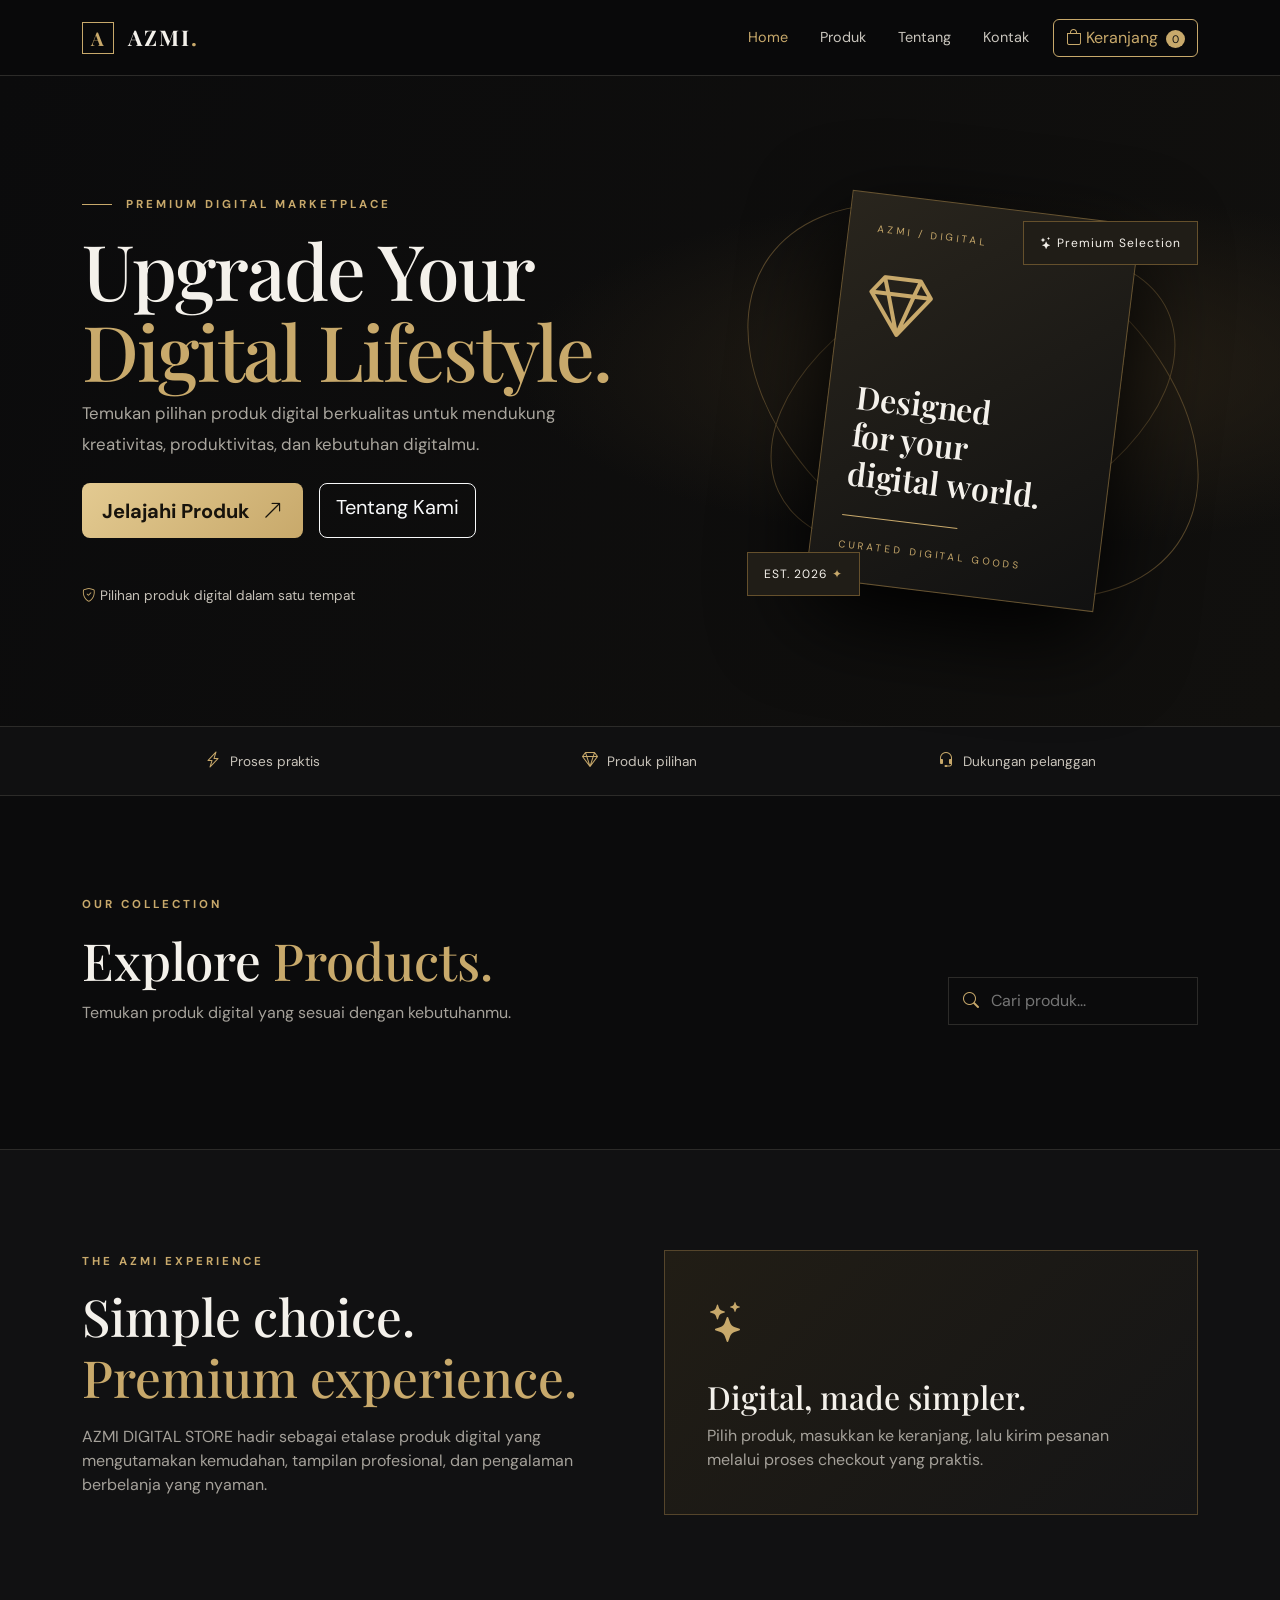
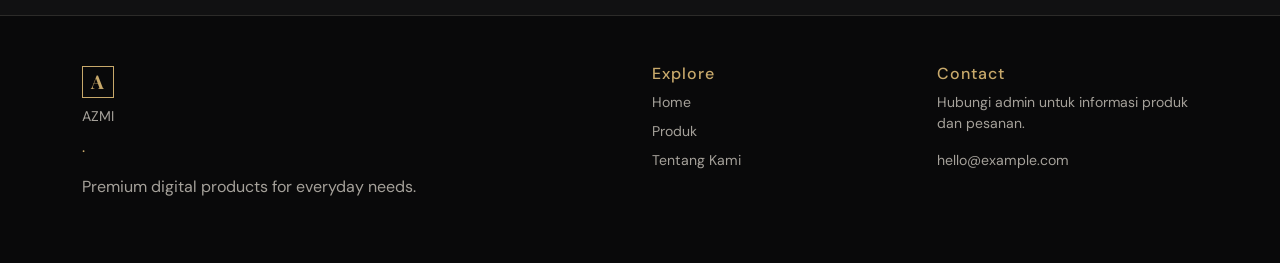
<file: index.html>
<!doctype html>
<html lang="id">
<head>
  <meta charset="utf-8">
  <meta name="viewport" content="width=device-width, initial-scale=1">
  <title>AZMI DIGITAL STORE — Premium Digital Products</title>
  <meta name="description" content="Temukan produk digital premium di AZMI DIGITAL STORE.">
  <link href="https://cdn.jsdelivr.net/npm/bootstrap@5.3.3/dist/css/bootstrap.min.css" rel="stylesheet">
  <link href="https://cdn.jsdelivr.net/npm/bootstrap-icons@1.11.3/font/bootstrap-icons.min.css" rel="stylesheet">
  <link rel="stylesheet" href="style.css">
</head>
<body>
  <nav class="navbar navbar-expand-lg navbar-dark sticky-top site-nav">
    <div class="container py-2">
      <a class="navbar-brand brand" href="#"><span class="brand-mark">A</span> AZMI<span class="gold">.</span></a>
      <button class="navbar-toggler" type="button" data-bs-toggle="collapse" data-bs-target="#mainNav"><span class="navbar-toggler-icon"></span></button>
      <div class="collapse navbar-collapse" id="mainNav">
        <ul class="navbar-nav ms-auto align-items-lg-center gap-lg-3">
          <li class="nav-item"><a class="nav-link active" href="#home">Home</a></li>
          <li class="nav-item"><a class="nav-link" href="#products">Produk</a></li>
          <li class="nav-item"><a class="nav-link" href="#about">Tentang</a></li>
          <li class="nav-item"><a class="nav-link" href="#contact">Kontak</a></li>
          <li class="nav-item"><button class="btn btn-outline-gold position-relative" data-bs-toggle="offcanvas" data-bs-target="#cartCanvas"><i class="bi bi-bag"></i> Keranjang <span id="cartCount" class="cart-count">0</span></button></li>
        </ul>
      </div>
    </div>
  </nav>

  <main>
    <section id="home" class="hero-section">
      <div class="container">
        <div class="row align-items-center min-vh-hero">
          <div class="col-lg-7 py-5">
            <p class="eyebrow"><span></span> PREMIUM DIGITAL MARKETPLACE</p>
            <h1>Upgrade Your<br><span class="gold">Digital Lifestyle.</span></h1>
            <p class="hero-copy">Temukan pilihan produk digital berkualitas untuk mendukung kreativitas, produktivitas, dan kebutuhan digitalmu.</p>
            <div class="d-flex flex-wrap gap-3 mt-4">
              <a href="#products" class="btn btn-gold btn-lg">Jelajahi Produk <i class="bi bi-arrow-up-right ms-2"></i></a>
              <a href="#about" class="btn btn-outline-light btn-lg">Tentang Kami</a>
            </div>
            <div class="hero-note mt-5"><i class="bi bi-shield-check gold"></i> Pilihan produk digital dalam satu tempat</div>
          </div>
          <div class="col-lg-5 d-none d-lg-block">
            <div class="hero-art">
              <div class="hero-orbit orbit-one"></div><div class="hero-orbit orbit-two"></div>
              <div class="hero-tile"><span class="tile-kicker">AZMI / DIGITAL</span><i class="bi bi-gem"></i><strong>Designed<br>for your<br>digital world.</strong><span class="tile-line"></span><small>CURATED DIGITAL GOODS</small></div>
              <div class="floating-tag tag-top"><i class="bi bi-stars"></i> Premium Selection</div>
              <div class="floating-tag tag-bottom">EST. 2026 <span class="gold">✦</span></div>
            </div>
          </div>
        </div>
      </div>
    </section>

    <section class="trust-strip">
      <div class="container"><div class="row g-3 text-center">
        <div class="col-4"><i class="bi bi-lightning-charge gold"></i><span>Proses praktis</span></div>
        <div class="col-4"><i class="bi bi-gem gold"></i><span>Produk pilihan</span></div>
        <div class="col-4"><i class="bi bi-headset gold"></i><span>Dukungan pelanggan</span></div>
      </div></div>
    </section>

    <section id="products" class="section-space">
      <div class="container">
        <div class="section-heading d-flex flex-wrap justify-content-between align-items-end gap-3">
          <div><p class="eyebrow">OUR COLLECTION</p><h2>Explore <span class="gold">Products.</span></h2><p class="muted mb-0">Temukan produk digital yang sesuai dengan kebutuhanmu.</p></div>
          <div class="search-wrap"><i class="bi bi-search"></i><input id="searchInput" type="search" placeholder="Cari produk..." aria-label="Cari produk"></div>
        </div>
        <div id="categoryFilters" class="category-filters d-flex flex-wrap gap-2 my-4"></div>
        <div id="productGrid" class="row g-4"></div>
        <div id="emptyProducts" class="empty-state d-none">Produk tidak ditemukan. Coba kata kunci lain.</div>
      </div>
    </section>

    <section id="about" class="about-section section-space">
      <div class="container"><div class="row align-items-center g-5">
        <div class="col-lg-6"><p class="eyebrow">THE AZMI EXPERIENCE</p><h2>Simple choice.<br><span class="gold">Premium experience.</span></h2><p class="muted mt-3">AZMI DIGITAL STORE hadir sebagai etalase produk digital yang mengutamakan kemudahan, tampilan profesional, dan pengalaman berbelanja yang nyaman.</p></div>
        <div class="col-lg-6"><div class="about-panel"><div class="about-icon"><i class="bi bi-stars"></i></div><h3>Digital, made simpler.</h3><p class="muted mb-0">Pilih produk, masukkan ke keranjang, lalu kirim pesanan melalui proses checkout yang praktis.</p></div></div>
      </div></div>
    </section>
  </main>

  <footer id="contact" class="site-footer"><div class="container py-5"><div class="row g-4">
    <div class="col-md-6"><a class="brand text-decoration-none" href="#"><span class="brand-mark">A</span> <a href="admin.html">AZMI</a><span class="gold">.</span></a><p class="muted mt-3">Premium digital products for everyday needs.</p></div>
    <div class="col-md-3"><h6>Explore</h6><a href="#home">Home</a><a href="#products">Produk</a><a href="#about">Tentang Kami</a></div>
    <div class="col-md-3"><h6>Contact</h6><p class="muted small">Hubungi admin untuk informasi produk dan pesanan.</p><a href="mailto:hello@example.com">hello@example.com</a></div></div></footer>

  <div class="offcanvas offcanvas-end cart-panel" tabindex="-1" id="cartCanvas">
    <div class="offcanvas-header"><h5 class="offcanvas-title">Keranjang Belanja</h5><button type="button" class="btn-close btn-close-white" data-bs-dismiss="offcanvas"></button></div>
    <div class="offcanvas-body d-flex flex-column"><div id="cartItems" class="flex-grow-1"></div><div class="cart-summary"><div class="d-flex justify-content-between mb-3"><span>Total</span><strong id="cartTotal">Rp0</strong></div><button id="checkoutBtn" class="btn btn-gold w-100">Lanjut Checkout <i class="bi bi-arrow-right ms-2"></i></button></div></div>
  </div>

  <div class="modal fade" id="productModal" tabindex="-1"><div class="modal-dialog modal-dialog-centered"><div class="modal-content dark-modal"><div class="modal-header border-secondary"><h5 class="modal-title">Detail Produk</h5><button class="btn-close btn-close-white" data-bs-dismiss="modal"></button></div><div class="modal-body" id="productDetail"></div></div></div></div>

  <div class="modal fade" id="checkoutModal" tabindex="-1"><div class="modal-dialog modal-dialog-centered"><div class="modal-content dark-modal"><div class="modal-header border-secondary"><h5 class="modal-title">Checkout Pesanan</h5><button class="btn-close btn-close-white" data-bs-dismiss="modal"></button></div><div class="modal-body">
    <form id="checkoutForm" class="checkout-form">
      <div class="mb-3"><label class="form-label">Nama lengkap</label><input class="form-control" name="customer" required maxlength="80"></div>
      <div class="mb-3"><label class="form-label">Email aktif</label><input class="form-control" type="email" name="email" required></div>
      <div class="mb-3"><label class="form-label">Nomor WhatsApp</label><input class="form-control" name="phone" required maxlength="20"></div>
      <div class="mb-3"><label class="form-label">Catatan (opsional)</label><textarea class="form-control" name="note" rows="2"></textarea></div>
      <div class="checkout-total d-flex justify-content-between"><span>Total pesanan</span><strong id="checkoutTotal">Rp0</strong></div>
      <p class="small muted mt-3">Dengan mengirim pesanan, data pesanan akan disimpan pada browser ini. Admin dapat memprosesnya pada perangkat yang sama.</p>
      <button class="btn btn-gold w-100 mt-2" type="submit">Kirim Pesanan</button>
    </form>
    <div id="orderSuccess" class="text-center d-none py-4"><i class="bi bi-check-circle gold display-4"></i><h4 class="mt-3">Pesanan berhasil dibuat!</h4><p class="muted">Nomor pesananmu:</p><strong id="orderNumber" class="gold"></strong><p class="small muted mt-3">Simpan nomor pesanan ini untuk referensi.</p><button class="btn btn-outline-gold mt-2" data-bs-dismiss="modal">Selesai</button></div>
  </div></div></div></div>

  <script src="https://cdn.jsdelivr.net/npm/bootstrap@5.3.3/dist/js/bootstrap.bundle.min.js"></script>
  <script src="script.js"></script>
</body>
</html>
</file>
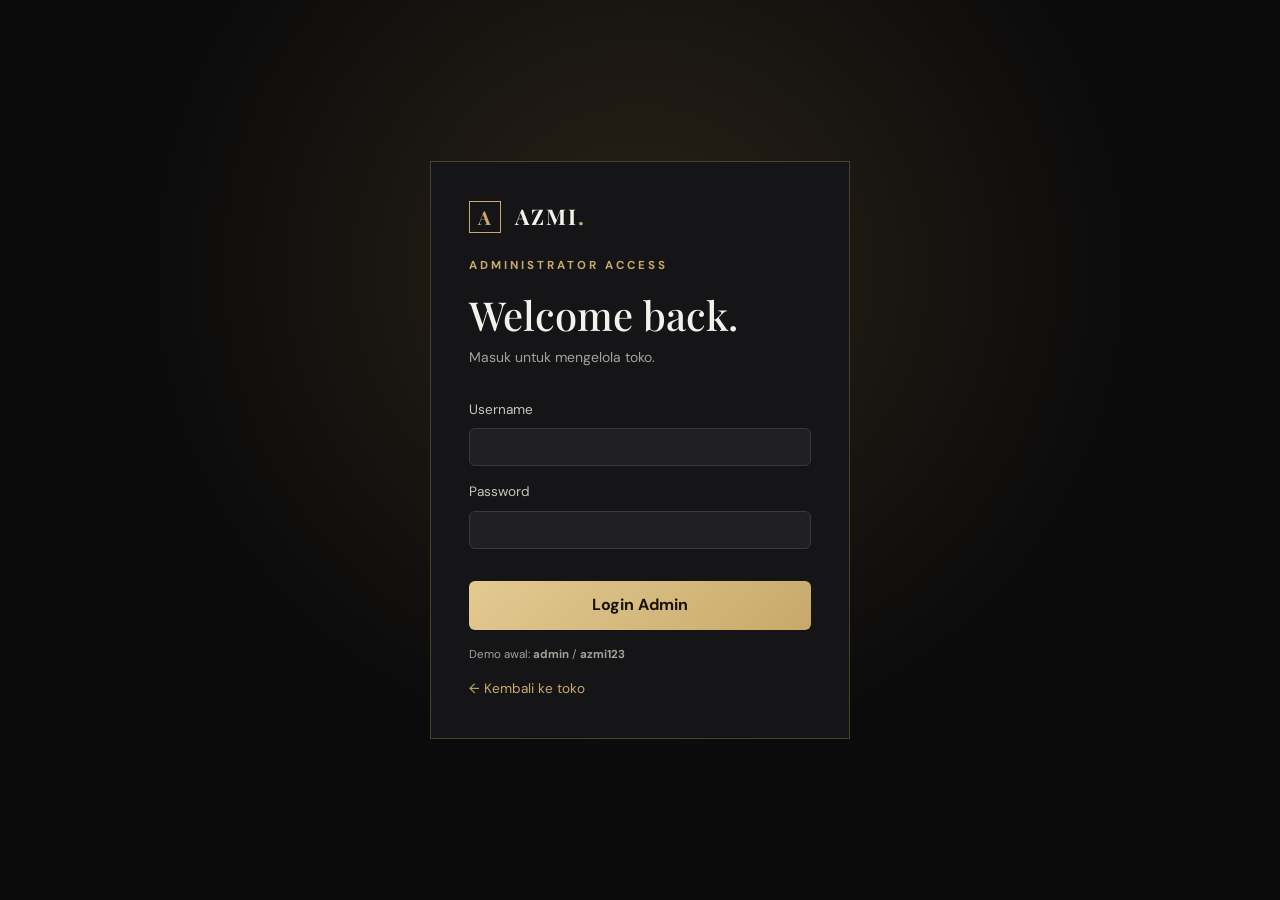
<file: admin.html>
<!doctype html>
<html lang="id">
<head>
  <meta charset="utf-8"><meta name="viewport" content="width=device-width, initial-scale=1">
  <title>Admin — AZMI DIGITAL STORE</title>
  <link href="https://cdn.jsdelivr.net/npm/bootstrap@5.3.3/dist/css/bootstrap.min.css" rel="stylesheet">
  <link href="https://cdn.jsdelivr.net/npm/bootstrap-icons@1.11.3/font/bootstrap-icons.min.css" rel="stylesheet">
  <link rel="stylesheet" href="style.css">
</head>
<body class="admin-body">
  <div id="loginScreen" class="login-screen"><form id="loginForm" class="login-card">
    <a class="brand text-decoration-none" href="index.html"><span class="brand-mark">A</span> AZMI<span class="gold">.</span></a>
    <p class="eyebrow mt-4">ADMINISTRATOR ACCESS</p><h2>Welcome back.</h2><p class="muted small">Masuk untuk mengelola toko.</p>
    <label class="form-label mt-3">Username</label><input class="form-control" name="username" required autocomplete="username">
    <label class="form-label mt-3">Password</label><input class="form-control" name="password" type="password" required autocomplete="current-password">
    <div id="loginError" class="text-danger small mt-2"></div><button class="btn btn-gold w-100 mt-4">Login Admin</button>
    <p class="muted tiny mt-3">Demo awal: <b>admin</b> / <b>azmi123</b></p>
    <a href="index.html" class="back-link d-block mt-3">← Kembali ke toko</a>
  </form></div>

  <div id="adminApp" class="d-none">
    <nav class="navbar navbar-dark site-nav"><div class="container-fluid px-4"><a class="brand text-decoration-none" href="index.html"><span class="brand-mark">A</span> AZMI<span class="gold">.</span> <small class="admin-label">ADMIN</small></a><div class="d-flex gap-2"><a href="index.html" class="btn btn-outline-gold btn-sm">Lihat Toko</a><button id="logoutBtn" class="btn btn-outline-light btn-sm">Keluar</button></div></div></nav>
    <div class="container-fluid p-4 p-lg-5">
      <div class="mb-4"><p class="eyebrow">CONTROL CENTER</p><h1 class="admin-title">Dashboard <span class="gold">Overview.</span></h1><p class="muted">Kelola produk dan pantau pesanan toko.</p></div>
      <div class="row g-3 mb-5">
        <div class="col-6 col-xl-3"><div class="stat-card"><span>Total Produk</span><strong id="statProducts">0</strong><i class="bi bi-box-seam"></i></div></div>
        <div class="col-6 col-xl-3"><div class="stat-card"><span>Total Pesanan</span><strong id="statOrders">0</strong><i class="bi bi-receipt"></i></div></div>
        <div class="col-6 col-xl-3"><div class="stat-card"><span>Menunggu</span><strong id="statPending">0</strong><i class="bi bi-hourglass-split"></i></div></div>
        <div class="col-6 col-xl-3"><div class="stat-card"><span>Pesanan selesai</span><strong id="statDone">0</strong><i class="bi bi-check2-circle"></i></div></div>
      </div>
      <section class="admin-section mb-5">
        <div class="d-flex flex-wrap justify-content-between align-items-center gap-3 mb-3"><div><p class="eyebrow mb-1">INVENTORY</p><h3>Kelola Produk</h3></div><button id="addProductBtn" class="btn btn-gold"><i class="bi bi-plus-lg me-2"></i>Tambah Produk</button></div>
        <div class="table-responsive"><table class="table admin-table align-middle"><thead><tr><th>Produk</th><th>Kategori</th><th>Harga</th><th>Stok</th><th>Aksi</th></tr></thead><tbody id="adminProducts"></tbody></table></div>
      </section>
      <section class="admin-section">
        <div class="mb-3"><p class="eyebrow mb-1">TRANSACTIONS</p><h3>Daftar Pesanan</h3></div>
        <div class="table-responsive"><table class="table admin-table align-middle"><thead><tr><th>No. Pesanan</th><th>Pelanggan</th><th>Tanggal</th><th>Total</th><th>Status</th><th>Aksi</th></tr></thead><tbody id="adminOrders"></tbody></table></div>
      </section>
    </div>
  </div>

  <div class="modal fade" id="editProductModal" tabindex="-1"><div class="modal-dialog modal-dialog-centered"><div class="modal-content dark-modal"><div class="modal-header border-secondary"><h5 class="modal-title" id="productFormTitle">Tambah Produk</h5><button class="btn-close btn-close-white" data-bs-dismiss="modal"></button></div><div class="modal-body"><form id="productForm">
    <input type="hidden" name="id"><label class="form-label">Nama produk</label><input class="form-control mb-3" name="name" required>
    <label class="form-label">Kategori</label><input class="form-control mb-3" name="category" required placeholder="Contoh: Template">
    <label class="form-label">Harga (Rupiah)</label><input class="form-control mb-3" name="price" type="number" min="0" required>
    <label class="form-label">Stok / kuota</label><input class="form-control mb-3" name="stock" type="number" min="0" required>
    <label class="form-label">URL gambar (opsional)</label><input class="form-control mb-3" name="image" placeholder="https://...">
    <label class="form-label">Deskripsi</label><textarea class="form-control mb-3" name="description" rows="3" required></textarea>
    <button class="btn btn-gold w-100">Simpan Produk</button>
  </form></div></div></div></div>

  <script src="https://cdn.jsdelivr.net/npm/bootstrap@5.3.3/dist/js/bootstrap.bundle.min.js"></script>
  <script src="script.js"></script>
</body>
</html>
</file>
<file: style.css>
@import url('https://fonts.googleapis.com/css2?family=DM+Sans:wght@400;500;600;700&family=Playfair+Display:wght@500;600;700&display=swap');
:root{--bg:#0b0b0c;--panel:#141416;--panel2:#1b1b1e;--gold:#c8a96b;--gold2:#e3ca91;--text:#f4f1eb;--muted:#a5a19a;--line:#2c2b29}
*{box-sizing:border-box}html{scroll-behavior:smooth}body{background:var(--bg);color:var(--text);font-family:'DM Sans',sans-serif}h1,h2,h3,.brand{font-family:'Playfair Display',serif}h1{font-size:clamp(3rem,6vw,5.7rem);line-height:1.05;letter-spacing:-2px}h2{font-size:clamp(2.3rem,4vw,3.5rem)}.gold{color:var(--gold)}.muted{color:var(--muted)}.site-nav{background:rgba(10,10,11,.96);border-bottom:1px solid var(--line);backdrop-filter:blur(12px)}.brand{font-size:1.35rem;letter-spacing:2px;font-weight:700;color:var(--text)}.brand-mark{display:inline-grid;place-items:center;width:32px;height:32px;border:1px solid var(--gold);color:var(--gold);margin-right:8px;font-family:'Playfair Display';font-size:19px}.nav-link{color:#c9c5bd!important;font-size:.9rem}.nav-link:hover,.nav-link.active{color:var(--gold)!important}.btn-gold{background:linear-gradient(135deg,var(--gold2),var(--gold));border:0;color:#17130c;font-weight:700;padding:.8rem 1.25rem}.btn-gold:hover{background:#efd9a7;color:#17130c;transform:translateY(-1px)}.btn-outline-gold{border:1px solid var(--gold);color:var(--gold)}.btn-outline-gold:hover{background:var(--gold);color:#17130c}.cart-count{background:var(--gold);color:#111;border-radius:50%;font-size:.68rem;padding:2px 6px;margin-left:4px}.hero-section{background:radial-gradient(ellipse at 80% 45%,#282116 0,transparent 35%),linear-gradient(110deg,#0b0b0c,#11100e)}.min-vh-hero{min-height:650px}.eyebrow{font-size:.72rem;letter-spacing:3px;color:var(--gold);font-weight:700}.eyebrow span{display:inline-block;width:30px;height:1px;background:var(--gold);vertical-align:middle;margin-right:8px}.hero-copy{max-width:530px;color:#aaa69e;font-size:1.05rem;line-height:1.8}.hero-note{font-size:.85rem;color:#c7c2b9}.hero-art{height:490px;position:relative;display:grid;place-items:center}.hero-tile{width:290px;height:390px;background:linear-gradient(145deg,#29251d,#111);border:1px solid #665331;box-shadow:0 30px 90px #000;transform:rotate(7deg);padding:28px;display:flex;flex-direction:column;justify-content:space-between;position:relative;z-index:2}.tile-kicker,.hero-tile small{font-size:.62rem;letter-spacing:3px;color:var(--gold)}.hero-tile i{font-size:4rem;color:var(--gold)}.hero-tile strong{font:600 2rem 'Playfair Display';line-height:1.2}.tile-line{height:1px;background:var(--gold);width:50%}.hero-orbit{position:absolute;border:1px solid #59482b;border-radius:50%;transform:rotate(-25deg)}.orbit-one{width:430px;height:260px}.orbit-two{width:500px;height:330px;transform:rotate(35deg)}.floating-tag{position:absolute;z-index:3;background:#201d17;border:1px solid #65502c;padding:12px 16px;font-size:.75rem;letter-spacing:1px}.tag-top{top:65px;right:0}.tag-bottom{bottom:50px;left:0}.trust-strip{border-top:1px solid var(--line);border-bottom:1px solid var(--line);padding:22px 0;background:#101011}.trust-strip span{margin-left:9px;color:#c8c3ba;font-size:.85rem}.section-space{padding:100px 0}.section-heading h2{margin-bottom:10px}.search-wrap{display:flex;align-items:center;gap:10px;border:1px solid var(--line);padding:10px 14px;min-width:250px}.search-wrap i{color:var(--gold)}.search-wrap input{background:none;border:0;outline:0;color:white;width:100%}.category-btn{border:1px solid var(--line);background:transparent;color:#bbb;padding:8px 17px;border-radius:30px;font-size:.85rem}.category-btn.active,.category-btn:hover{border-color:var(--gold);background:#282116;color:var(--gold)}.product-card{height:100%;background:var(--panel);border:1px solid var(--line);transition:.25s;overflow:hidden}.product-card:hover{transform:translateY(-5px);border-color:#806b42}.product-visual{height:210px;background:radial-gradient(circle at 50% 35%,#51432a,#1b1915 60%,#121213);display:grid;place-items:center;position:relative;overflow:hidden}.product-visual img{width:100%;height:100%;object-fit:cover}.product-visual i{font-size:4rem;color:var(--gold);opacity:.9}.product-tag{position:absolute;top:14px;left:14px;background:#0d0d0dcc;border:1px solid #79633c;color:var(--gold);font-size:.65rem;letter-spacing:1px;padding:5px 9px}.product-info{padding:20px}.product-category{font-size:.7rem;letter-spacing:2px;color:var(--gold);text-transform:uppercase}.product-info h5{font-family:'Playfair Display';font-size:1.25rem;margin:8px 0}.product-price{color:var(--gold2);font-weight:700;font-size:1.05rem}.product-desc{font-size:.82rem;color:var(--muted);min-height:40px}.product-actions{display:flex;gap:8px;margin-top:17px}.product-actions button{font-size:.8rem;flex:1}.empty-state{text-align:center;padding:50px;color:var(--muted)}.about-section{background:#111112;border-top:1px solid var(--line);border-bottom:1px solid var(--line)}.about-panel{padding:42px;background:linear-gradient(135deg,#211d15,#151516);border:1px solid #55452b}.about-icon{font-size:2.5rem;color:var(--gold);margin-bottom:25px}.about-panel h3{font-size:2rem}.site-footer{background:#09090a}.site-footer h6{color:var(--gold);letter-spacing:1px}.site-footer a:not(.brand){display:block;color:var(--muted);text-decoration:none;font-size:.88rem;margin:8px 0}.site-footer a:hover{color:var(--gold)}.footer-bottom{border-top:1px solid var(--line);font-size:.75rem;color:#777}.cart-panel,.dark-modal{background:#151517;color:var(--text)}.cart-line{display:flex;justify-content:space-between;gap:15px;padding:15px 0;border-bottom:1px solid var(--line)}.cart-line small{color:var(--muted)}.cart-summary{border-top:1px solid var(--line);padding-top:20px}.form-control{background:#202023;border:1px solid #39383a;color:white}.form-control:focus{background:#202023;color:white;border-color:var(--gold);box-shadow:0 0 0 .2rem #c8a96b22}.form-control::placeholder{color:#777}.form-label{font-size:.85rem;color:#c9c4bb}.checkout-total{padding:15px 0;border-top:1px solid var(--line);border-bottom:1px solid var(--line)}.detail-visual{height:180px;background:radial-gradient(circle,#55452a,#171717);display:grid;place-items:center;margin-bottom:20px}.detail-visual i{font-size:4rem;color:var(--gold)}.admin-body{min-height:100vh}.login-screen{min-height:100vh;display:grid;place-items:center;padding:20px;background:radial-gradient(ellipse at 50% 30%,#292116,transparent 55%)}.login-card{width:min(100%,420px);background:#151517;border:1px solid #4c4029;padding:38px}.login-card h2{font-size:2.5rem}.tiny{font-size:.72rem}.back-link{color:var(--gold);font-size:.85rem;text-decoration:none}.admin-label{font:600 .65rem 'DM Sans';color:var(--gold);letter-spacing:2px}.admin-title{font-size:clamp(2.5rem,5vw,4rem)}.stat-card{background:var(--panel);border:1px solid var(--line);padding:22px;position:relative;min-height:130px}.stat-card span{display:block;color:var(--muted);font-size:.82rem}.stat-card strong{display:block;font:600 2.4rem 'Playfair Display';margin-top:10px}.stat-card i{position:absolute;right:20px;top:22px;color:var(--gold);font-size:1.5rem}.admin-section{background:var(--panel);border:1px solid var(--line);padding:25px}.admin-section h3{font-size:1.8rem}.admin-table{color:#ddd;--bs-table-bg:transparent;--bs-table-color:#ddd;--bs-table-border-color:var(--line)}.admin-table thead th{color:var(--gold);font-size:.75rem;text-transform:uppercase;letter-spacing:1px;font-weight:600}.admin-table td{font-size:.85rem}.admin-table .btn{font-size:.75rem;padding:5px 9px}.status-select{background:#242326;color:#eee;border:1px solid #555;padding:5px;border-radius:4px;font-size:.78rem}.product-thumb{width:42px;height:42px;object-fit:cover;background:#302719;margin-right:10px}.badge-status{background:#3b3220;color:#e4c987;padding:5px 8px;border-radius:3px;font-size:.7rem}@media(max-width:767px){.section-space{padding:70px 0}.min-vh-hero{min-height:auto;padding:65px 0}.hero-section h1{font-size:3.4rem}.trust-strip span{display:block;font-size:.68rem;margin:5px 0 0}.trust-strip i{font-size:1.2rem}.search-wrap{width:100%}.admin-section{padding:16px}.login-card{padding:28px 22px}}
</file>
